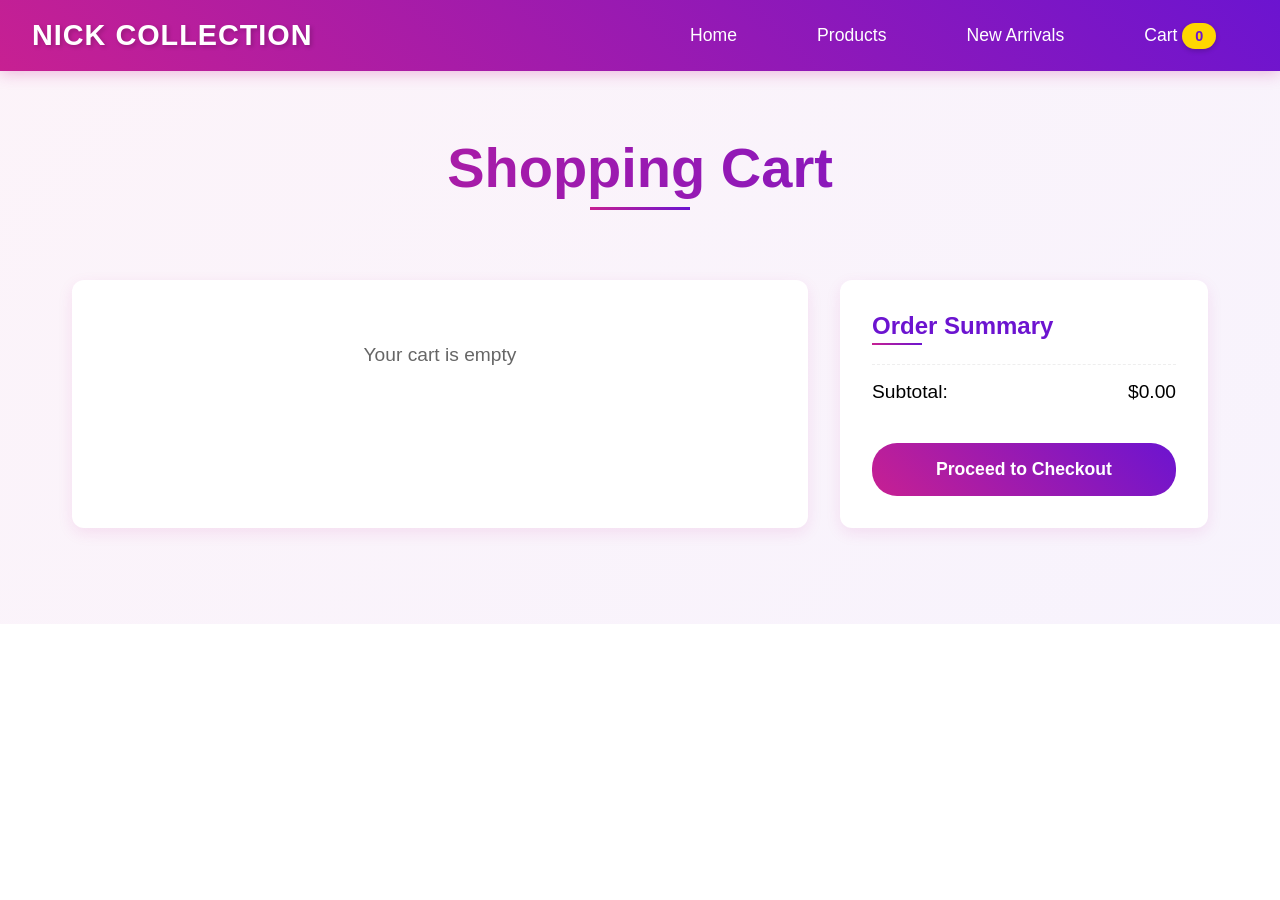
<file: public/cart.html>
<!DOCTYPE html>
<html lang="en">
<head>
    <meta charset="UTF-8">
    <meta name="viewport" content="width=device-width, initial-scale=1.0">
    <title>Cart - Nick Collection</title>
    <link rel="stylesheet" href="../css/styles.css">
    <link rel="stylesheet" href="../css/cart.css">
</head>
<body>
    
    <nav class="navbar">
        <div class="nav-brand">Nick Collection</div>
        <button class="hamburger" aria-label="Toggle menu">
            <span></span>
            <span></span>
            <span></span>
        </button>
        <ul class="nav-links">
            <li><a href="index.html">Home</a></li>
            <li><a href="products.html">Products</a></li>
            <li><a href="new-arrivals.html">New Arrivals</a></li>
            <li><a href="cart.html">Cart <span class="cart-count">0</span></a></li>
        </ul>
    </nav>

    <main>
        <h1>Shopping Cart</h1>
        <div class="cart-container">
            <div class="cart-items" id="cartItems"></div>
            <div class="cart-summary">
                <h2>Order Summary</h2>
                <div class="subtotal">
                    <span>Subtotal:</span>
                    <span id="subtotal">$0.00</span>
                </div>
                <button class="checkout-btn">Proceed to Checkout</button>
            </div>
        </div>
    </main>
    <button id="scrollToTop" class="scroll-to-top" aria-label="Scroll to top">
        <i class="fas fa-arrow-up"></i>
    </button>
    <script src="../js/scroll-to-top.js"></script>
    <script src="../js/cart.js"></script>
    <script src="../js/nav.js"></script>
</body>
</html>
</file>
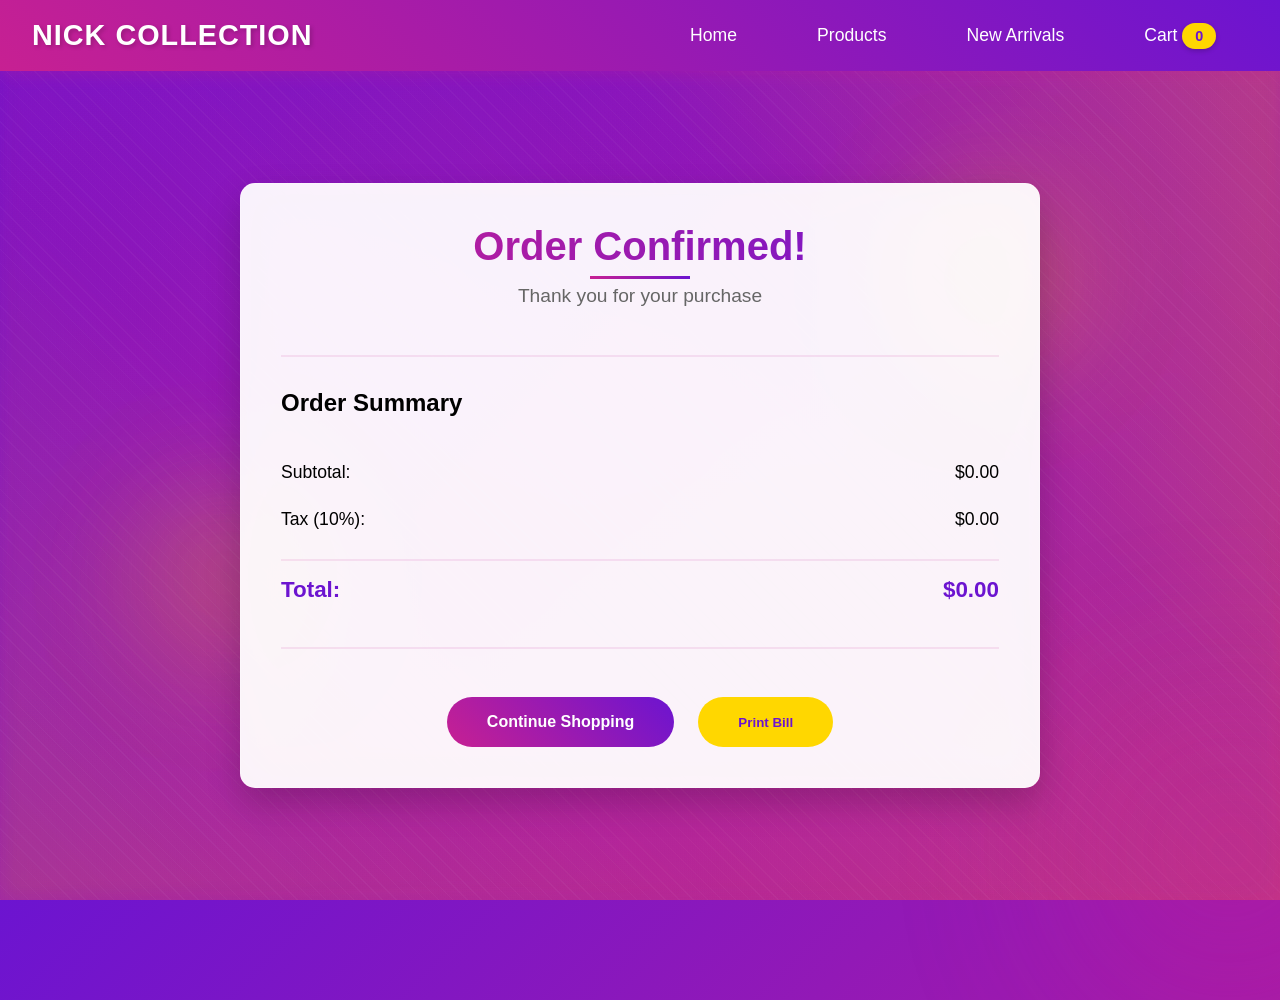
<file: public/checkout-success.html>
<!DOCTYPE html>
<html lang="en">
<head>
    <meta charset="UTF-8">
    <meta name="viewport" content="width=device-width, initial-scale=1.0">
    <title>Order Confirmation - Nick Collection</title>
    <link rel="stylesheet" href="../css/styles.css">
    <link rel="stylesheet" href="../css/checkout-success.css">
</head>
<body>
    <div class="background-decoration"></div>
    <div class="gradient-overlay"></div>
    <div class="pattern-overlay"></div>
    
    <div class="birds-container">
        <div class="bird"></div>
        <div class="bird"></div>
        <div class="bird"></div>
        <div class="bird"></div>
        <div class="bird"></div>
        <div class="bird"></div>
    </div>

    <nav class="navbar">
        <div class="nav-brand">Nick Collection</div>
        <button class="hamburger" aria-label="Toggle menu">
            <span></span>
            <span></span>
            <span></span>
        </button>
        <ul class="nav-links">
            <li><a href="index.html">Home</a></li>
            <li><a href="products.html">Products</a></li>
            <li><a href="new-arrivals.html">New Arrivals</a></li>
            <li><a href="cart.html">Cart <span class="cart-count">0</span></a></li>
        </ul>
    </nav>

    <main>
        <div class="success-container">
            <div class="success-message">
                <i class="fas fa-check-circle"></i>
                <h1>Order Confirmed!</h1>
                <p>Thank you for your purchase</p>
            </div>
            
            <div class="order-details">
                <h2>Order Summary</h2>
                <div id="orderItems"></div>
                <div class="order-total">
                    <div class="subtotal">
                        <span>Subtotal:</span>
                        <span id="subtotal">$0.00</span>
                    </div>
                    <div class="tax">
                        <span>Tax (10%):</span>
                        <span id="tax">$0.00</span>
                    </div>
                    <div class="total">
                        <span>Total:</span>
                        <span id="total">$0.00</span>
                    </div>
                </div>
            </div>

            <div class="next-steps">
                <a href="products.html" class="continue-shopping">Continue Shopping</a>
                <button onclick="window.print()" class="print-bill">Print Bill</button>
            </div>
        </div>
    </main>
    <script src="../js/nav.js"></script>
    <script src="../js/checkout-success.js"></script>
</body>
</html>
</file>
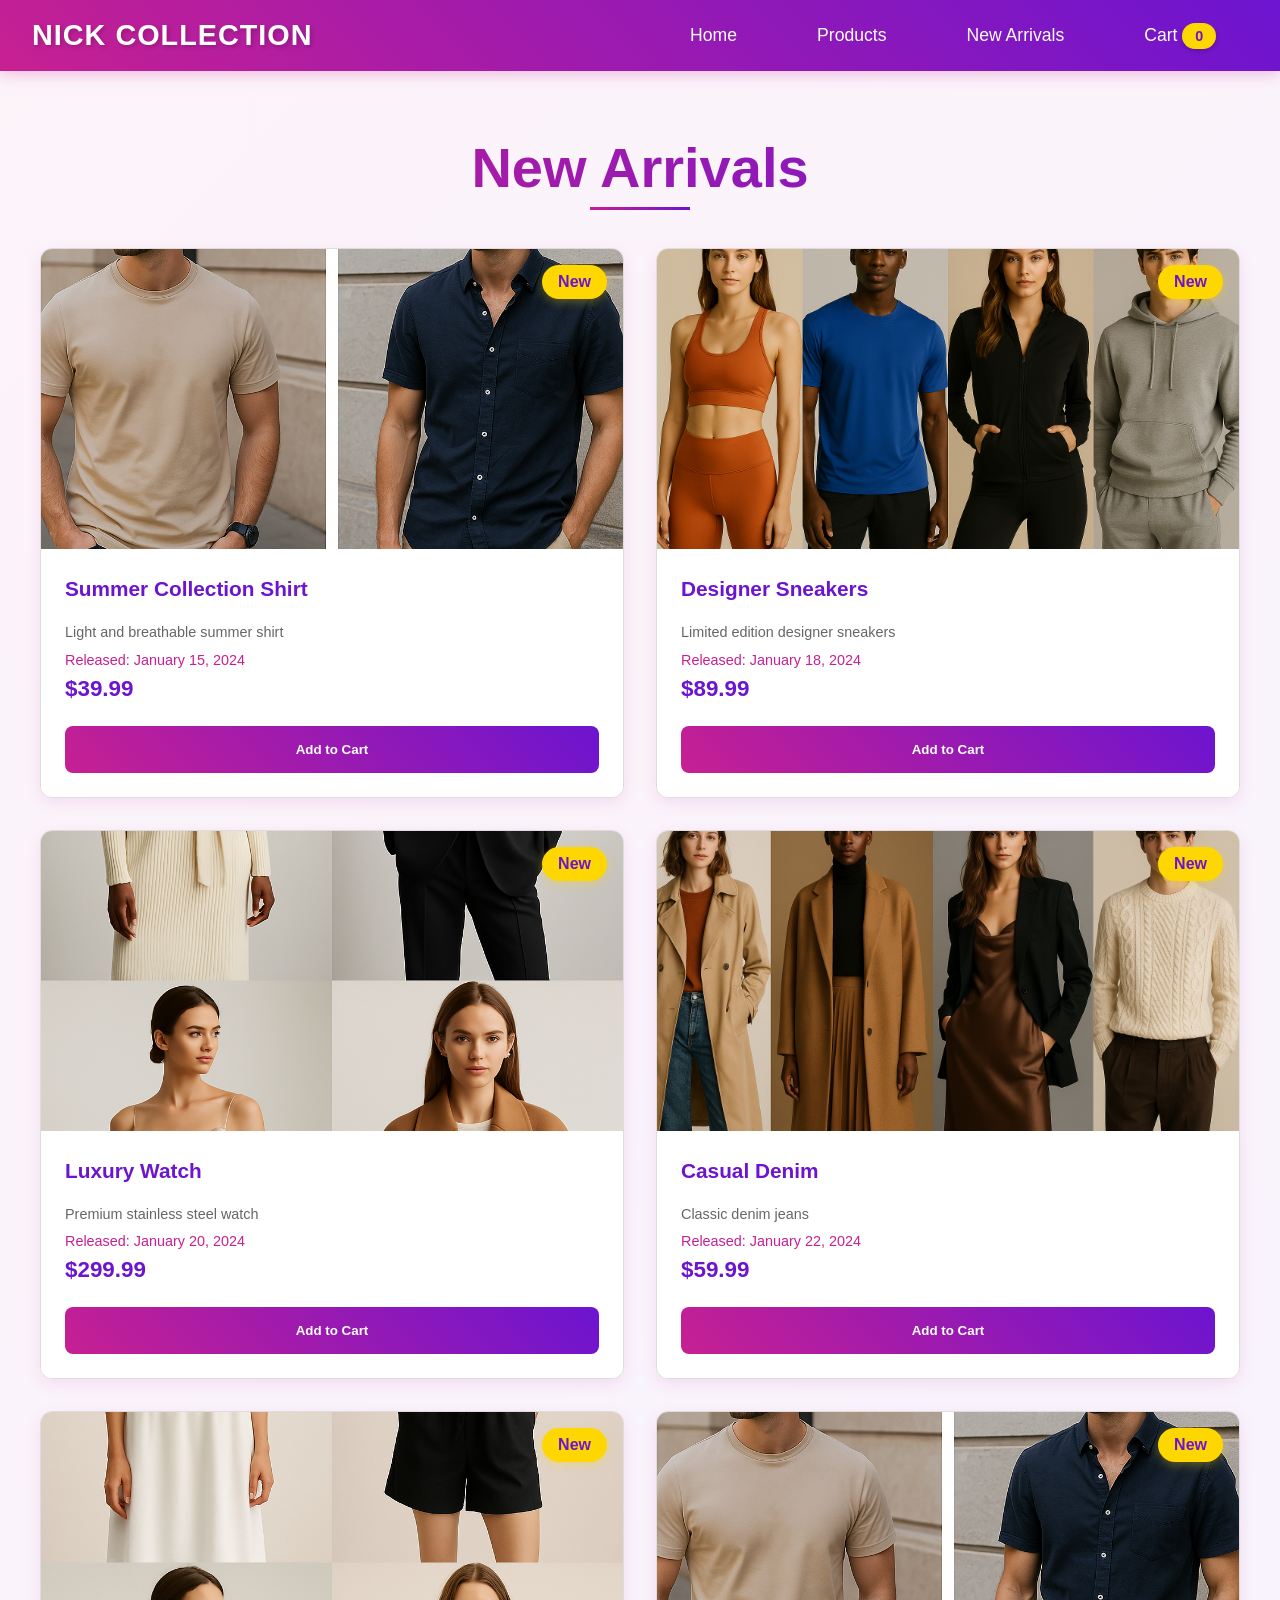
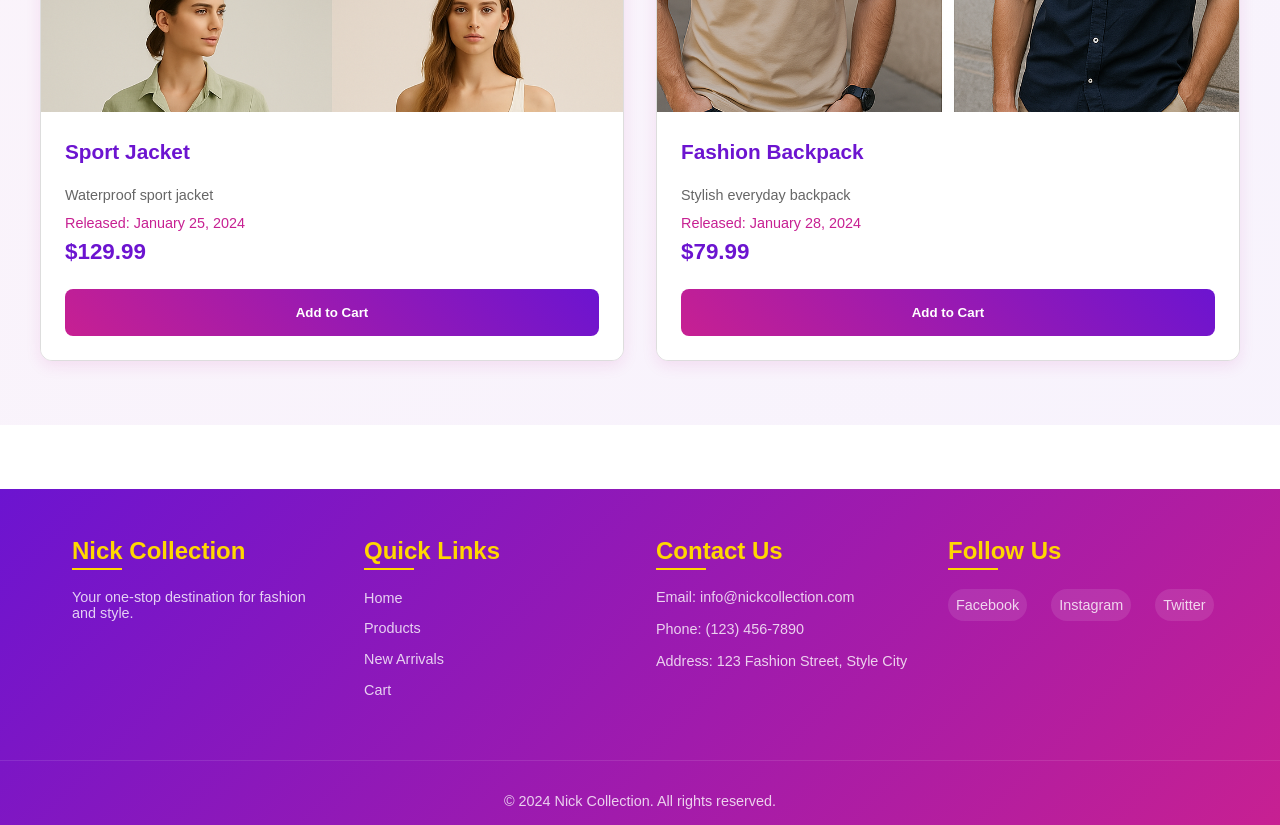
<file: public/new-arrivals.html>
<!DOCTYPE html>
<html lang="en">
<head>
    <meta charset="UTF-8">
    <meta name="viewport" content="width=device-width, initial-scale=1.0">
    <title>New Arrivals - Nick Collection</title>
    <link rel="stylesheet" href="../css/styles.css">
    <link rel="stylesheet" href="../css/new-arrivals.css">
    <link rel="stylesheet" href="https://cdnjs.cloudflare.com/ajax/libs/font-awesome/5.15.4/css/all.min.css">
</head>
<body>
    <nav class="navbar">
        <div class="nav-brand">Nick Collection</div>
        <button class="hamburger" aria-label="Toggle menu">
            <span></span>
            <span></span>
            <span></span>
        </button>
        <ul class="nav-links">
            <li><a href="index.html">Home</a></li>
            <li><a href="products.html">Products</a></li>
            <li><a href="new-arrivals.html">New Arrivals</a></li>
            <li><a href="cart.html">Cart <span class="cart-count">0</span></a></li>
        </ul>
    </nav>

    <main>
        <h1>New Arrivals</h1>
        <div class="new-arrivals-grid"></div>
    </main>

    <footer class="footer">
        <div class="footer-content">
            <div class="footer-section">
                <h3>Nick Collection</h3>
                <p>Your one-stop destination for fashion and style.</p>
            </div>
            <div class="footer-section">
                <h3>Quick Links</h3>
                <ul>
                    <li><a href="index.html">Home</a></li>
                    <li><a href="products.html">Products</a></li>
                    <li><a href="new-arrivals.html">New Arrivals</a></li>
                    <li><a href="cart.html">Cart</a></li>
                </ul>
            </div>
            <div class="footer-section">
                <h3>Contact Us</h3>
                <p>Email: info@nickcollection.com</p>
                <p>Phone: (123) 456-7890</p>
                <p>Address: 123 Fashion Street, Style City</p>
            </div>
            <div class="footer-section">
                <h3>Follow Us</h3>
                <div class="social-links">
                    <a href="#" class="social-link">Facebook</a>
                    <a href="#" class="social-link">Instagram</a>
                    <a href="#" class="social-link">Twitter</a>
                </div>
            </div>
        </div>
        <div class="footer-bottom">
            <p>&copy; 2024 Nick Collection. All rights reserved.</p>
        </div>
    </footer>

    <button id="scrollToTop" class="scroll-to-top" aria-label="Scroll to top">
        <i class="fas fa-arrow-up"></i>
    </button>

    <script src="../js/nav.js"></script>
    <script src="../js/new-arrivals.js"></script>
    <script src="../js/scroll-to-top.js"></script>
</body>
</html>
</file>
<file: css/styles.css>
* {
    margin: 0;
    padding: 0;
    box-sizing: border-box;
}

body {
    font-family: Arial, sans-serif;
    opacity: 0;
    animation: pageLoad 0.6s ease-in forwards;
}

@keyframes pageLoad {
    from {
        opacity: 0;
        transform: translateY(-20px);
    }
    to {
        opacity: 1;
        transform: translateY(0);
    }
}

html {
    scroll-behavior: smooth;
}

:root{
    --rose :#c72092;
    --blue :#6c14d0;
    --yellow: #ffd700;
}

/* Navbar Styles */
.navbar {
    background: linear-gradient(45deg, var(--rose), var(--blue));
    padding: 1.2rem 2rem;
    display: flex;
    justify-content: space-between;
    align-items: center;
    position: sticky;
    z-index: 1000;
    top: 0;
    left: 0;
    box-shadow: 0 2px 15px rgba(199, 32, 146, 0.3);
}

.nav-brand {
    color: white;
    font-size: 1.8rem;
    font-weight: bold;
    text-transform: uppercase;
    letter-spacing: 1px;
    text-shadow: 2px 2px 4px rgba(0, 0, 0, 0.2);
}

.nav-links {
    list-style: none;
    display: flex;
    gap: 3rem;
    margin-right: 1rem;
}

.nav-links a {
    color: white;
    text-decoration: none;
    font-weight: 500;
    font-size: 1.1rem;
    padding: 0.5rem 1rem;
    border-radius: 25px;
    transition: all 0.3s ease;
    position: relative;
}

.nav-links a::before {
    content: '';
    position: absolute;
    bottom: -2px;
    left: 0;
    width: 0;
    height: 2px;
    background: var(--yellow);
    transition: width 0.3s ease;
}

.nav-links a:hover::before {
    width: 100%;
}

.nav-links a:hover {
    color: var(--yellow);
    transform: translateY(-2px);
}

.cart-count {
    background: var(--yellow);
    color: var(--blue);
    padding: 0.3rem 0.8rem;
    border-radius: 20px;
    font-size: 0.9rem;
    font-weight: bold;
    box-shadow: 0 2px 5px rgba(0, 0, 0, 0.2);
    transition: all 0.3s ease;
}

.nav-links a:hover .cart-count {
    transform: scale(1.1);
    background: white;
}

@media screen and (max-width: 720px) {
    .navbar {
        padding: 1rem;
    }

    .nav-brand {
        font-size: 1.5rem;
    }

    .nav-links {
        display: none;
        position: absolute;
        top: 100%;
        left: 0;
        right: 0;
        flex-direction: column;
        gap: 0;
        background: linear-gradient(to bottom, var(--rose), var(--blue));
        padding: 1rem;
        backdrop-filter: blur(10px);
        border-top: 2px solid var(--yellow);
    }

    .nav-links.active {
        display: flex;
        animation: slideDown 0.3s ease;
    }

    @keyframes slideDown {
        from {
            opacity: 0;
            transform: translateY(-10px);
        }
        to {
            opacity: 1;
            transform: translateY(0);
        }
    }

    .nav-links li {
        width: 100%;
        text-align: center;
        border-bottom: 1px solid rgba(255, 255, 255, 0.1);
    }

    .nav-links li:last-child {
        border-bottom: none;
    }

    .nav-links a {
        display: block;
        padding: 1rem;
        font-size: 1.2rem;
        border-radius: 0;
    }

    .nav-links a::before {
        display: none;
    }

    .nav-links a:hover {
        background: rgba(255, 255, 255, 0.1);
        transform: none;
    }
}

/* Product Section Styles */
main {
    padding: 4rem 2rem;
    background: linear-gradient(135deg, rgba(199, 32, 146, 0.05), rgba(108, 20, 208, 0.05));
}

main h1 {
    text-align: center;
    font-size: 3.5rem;
    margin-bottom: 3rem;
    background: linear-gradient(to right, var(--rose), var(--blue));
    -webkit-background-clip: text;
    background-clip: text;
    color: transparent;
    text-transform: capitalize;
    position: relative;
}

main h1::after {
    content: '';
    position: absolute;
    bottom: -10px;
    left: 50%;
    transform: translateX(-50%);
    width: 100px;
    height: 3px;
    background: linear-gradient(to right, var(--rose), var(--blue));
}

main section {
    opacity: 0;
    transform: translateY(20px);
    transition: all 0.6s cubic-bezier(0.4, 0, 0.2, 1);
}

main section.visible {
    opacity: 1;
    transform: translateY(0);
}

.product-grid {
    display: grid;
    grid-template-columns: repeat(auto-fit, minmax(250px, 1fr));
    gap: 2rem;
    padding: 2rem;
}

.product-card {
    border: 1px solid #ddd;
    border-radius: 8px;
    overflow: hidden;
    transition: all 0.5s cubic-bezier(0.4, 0, 0.2, 1);
    background: white;
    box-shadow: 0 0px 5px rgba(0,0,0,0.1);
    opacity: 0;
    transform: translateY(20px);
    animation: fadeInUp 0.6s ease forwards;
}

@keyframes fadeInUp {
    from {
        opacity: 0;
        transform: translateY(20px);
    }
    to {
        opacity: 1;
        transform: translateY(0);
    }
}

.product-card:hover {
    transform: translateY(-5px) scale(1.02);
    box-shadow: 0 10px 20px rgba(199, 32, 146, 0.2);
}

.product-card img {
    width: 100%;
    height: 200px;
    object-fit: cover;
    transition: transform 0.5s cubic-bezier(0.4, 0, 0.2, 1);
}

.product-card:hover img {
    transform: scale(1.1);
}

.product-info {
    display: flex;
    flex-direction: column;
    gap: 0.5rem;
    padding: 1rem;
    transform: translateY(0);
    transition: transform 0.3s cubic-bezier(0.4, 0, 0.2, 1);
}

.product-card:hover .product-info {
    transform: translateY(-5px);
}

.product-info h3 {
    margin-bottom: 0.5rem;
    color: #333;
}

.price {
    color: #2ecc71;
    font-weight: bold;
    font-size: 1.2rem;
    margin-bottom: 1rem;
}

.add-to-cart {
    width: 100%;
    padding: 0.8rem;
    background: linear-gradient( to right,var(--rose) , var(--blue) );
    color: white;
    border: none;
    border-radius: 4px;
    cursor: pointer;
    font-weight: bold;
    transition: background-color 0.3s ease;
    position: relative;
    overflow: hidden;
}

.add-to-cart::before {
    content: '';
    position: absolute;
    top: 0;
    left: -100%;
    width: 100%;
    height: 100%;
    background: linear-gradient(90deg, transparent, rgba(255,255,255,0.2), transparent);
    transition: 0.5s;
}

.add-to-cart:hover::before {
    left: 100%;
}

.add-to-cart:hover {
    background-color: #444;
}

@media (max-width: 768px) {
    .product-grid {
        grid-template-columns: 1fr 1fr;
    }  
    .product-card {
        grid-column: span 2;
    }
    main h1{
        font-size: 2rem;
    } 
}   
/* Hero Section Styles */
.hero {
    background: linear-gradient(135deg, var(--rose), var(--blue));
    background-size: cover;
    background-position: center;
    padding: 6rem 2rem;
    color: white;
    position: relative;
    overflow: hidden;
}

.hero::before {
    content: '';
    position: absolute;
    top: 0;
    left: 0;
    right: 0;
    bottom: 0;
    background: linear-gradient(45deg, rgba(199, 32, 146, 0.2), rgba(108, 20, 208, 0.2));
    z-index: 1;
}

.hero-content {
    max-width: 1200px;
    margin: 0 auto;
    display: grid;
    grid-template-columns: 1fr 1fr;
    gap: 3rem;
    align-items: center;
    position: relative;
    z-index: 2;
}

.hero-text {
    padding-right: 2rem;
}

.hero-text h1 {
    font-size: 4rem;
    font-weight: bold;
    margin-bottom: 1.5rem;
    line-height: 1.2;
    text-shadow: 2px 2px 4px rgba(0, 0, 0, 0.2);
    background: linear-gradient(45deg, white, var(--yellow));
    -webkit-background-clip: text;
    background-clip: text;
    color: transparent;
}

.hero-text p {
    font-size: 1.3rem;
    margin-bottom: 2.5rem;
    line-height: 1.6;
    color: rgba(255, 255, 255, 0.9);
}

.cta-button {
    display: inline-block;
    padding: 1.2rem 2.5rem;
    background: var(--yellow);
    color: var(--blue);
    text-decoration: none;
    border-radius: 50px;
    font-weight: bold;
    font-size: 1.1rem;
    transition: all 0.3s ease;
    box-shadow: 0 4px 15px rgba(255, 215, 0, 0.3);
    position: relative;
    overflow: hidden;
}

.cta-button::before {
    content: '';
    position: absolute;
    top: 0;
    left: -100%;
    width: 100%;
    height: 100%;
    background: linear-gradient(90deg, transparent, rgba(255, 255, 255, 0.2), transparent);
    transition: 0.5s;
}

.cta-button:hover {
    transform: translateY(-3px);
    box-shadow: 0 6px 20px rgba(255, 215, 0, 0.4);
}

.cta-button:hover::before {
    left: 100%;
}

.carousel-container {
    position: relative;
    overflow: hidden;
    border-radius: 20px;
    box-shadow: 0 10px 30px rgba(0, 0, 0, 0.3);
    transform: perspective(1000px) rotateY(-5deg);
    transition: transform 0.3s ease;
}

.carousel-container:hover {
    transform: perspective(1000px) rotateY(0deg);
}

@media screen and (max-width: 768px) {
    .hero {
        padding: 4rem 1rem;
    }

    .hero-content {
        grid-template-columns: 1fr;
        text-align: center;
        gap: 2rem;
    }

    .hero-text {
        padding-right: 0;
    }

    .hero-text h1 {
        font-size: 2.5rem;
    }

    .hero-text p {
        font-size: 1.1rem;
    }

    .carousel-container {
        transform: none;
        margin-top: 2rem;
    }

    .cta-button {
        padding: 1rem 2rem;
        font-size: 1rem;
    }
}

@media screen and (max-width: 480px) {
    .hero-text h1 {
        font-size: 2rem;
    }

    .hero-text p {
        font-size: 1rem;
    }
}

/* Carousel Styles */
.carousel {
    width: 100%;
}

.carousel-slides {
    display: flex;
    transition: transform 0.5s ease;
}

.carousel-slide {
    min-width: 100%;
    max-height: 500px;
}

.carousel-dots {
    position: absolute;
    bottom: 1rem;
    left: 50%;
    transform: translateX(-50%);
    display: flex;
    gap: 0.5rem;
}

.dot {
    width: 10px;
    height: 10px;
    background:#fff;
    border-radius: 50%;
    cursor: pointer;
    transition: background 0.3s ease;
}

.dot.active {
    background: var(--rose);
}

/* Footer Styles */
.footer {
    background: linear-gradient(315deg, var(--rose), var(--blue));
    color: white;
    padding: 3rem 0 1rem 0;
    margin-top: 4rem;
    position: relative;
    overflow: hidden;
}



.footer-content {
    display: grid;
    grid-template-columns: repeat(auto-fit, minmax(250px, 1fr));
    gap: 2rem;
    max-width: 1200px;
    margin: 0 auto;
    padding: 0 2rem;
    position: relative;
    z-index: 1;
}
.footer-section p {
    margin-bottom: 1rem;
    color: rgba(255, 255, 255, 0.8);
    font-size: 0.9rem;
}

.footer-section h3 {
    color: var(--yellow);
    margin-bottom: 1.5rem;
    font-size: 1.5rem;
    position: relative;
    display: inline-block;
}


.footer-section h3::after {
    content: '';
    position: absolute;
    left: 0;
    bottom: -5px;
    width: 50px;
    height: 2px;
    background: var(--yellow);
}

.footer-section ul {
    list-style: none;
}

.footer-section ul li {
    margin-bottom: 0.8rem;
    transition: transform 0.3s ease;
}

 

.footer-section a {
    color: rgba(255, 255, 255, 0.8);
    font-size: 0.9rem;
    text-decoration: none;
    transition: all 0.3s ease;
    display: inline-block;
    position: relative;
}

.footer-section a:hover {
    color: var(--yellow);
}

.footer-section a::after {
    content: '';
    position: absolute;
    width: 0;
    height: 2px;
    bottom: -2px;
    left: 0;
    background: var(--yellow);
    transition: width 0.3s ease;
}

.footer-section a:hover::after {
    width: 100%;
}

.social-links {
    display: flex;
    gap: 1.5rem;
}

.social-link {
    color: rgba(255, 255, 255, 0.8);
    font-size: 0.9rem;
    text-decoration: none;
    transition: all 0.3s ease;
    padding: 8px;
    border-radius: 50px;
    background: rgba(255, 255, 255, 0.1);
}

.social-link:hover {
    color: var(--yellow);
    background: rgba(255, 255, 255, 0.2);
    transform: translateY(-3px);
}

.footer-bottom {
    text-align: center;
    margin-top: 3rem;
    padding-top: 2rem;
    border-top: 1px solid rgba(255, 255, 255, 0.1);
    font-size: 0.9rem;
    color: rgba(255, 255, 255, 0.8);
}

@media (max-width: 768px) {
    .footer-content {
        grid-template-columns: 1fr;
        text-align: center;
    }

    .social-links {
        justify-content: center;
    }

    .footer-section h3::after {
        left: 50%;
        transform: translateX(-50%);
    }

    .footer-section ul li:hover {
        transform: translateX(0) scale(1.05);
    }
}

.scroll-to-top {
    position: fixed;
    bottom: 20px;
    right: 20px;
    background-color: var(--yellow);
    color: white;
    width: 40px;
    height: 40px;
    border-radius: 50%;
    border: none;
    cursor: pointer;
    display: none;
    align-items: center;
    justify-content: center;
    font-size: 1.2rem;
    transition: all 0.3s ease;
    z-index: 1000;
    opacity: 0;
}

.scroll-to-top.visible {
    display: flex;
    opacity: 1;
}

.scroll-to-top:hover {
    background-color: var(--blue);
    opacity: 0.7;
    transform: translateY(-3px);
}

.hamburger {
    display: none;
    flex-direction: column;
    gap: 4px;
    cursor: pointer;
    border: none;
    background: none;
    padding: 0.5rem;
}

.hamburger span {
    display: block;
    width: 25px;
    height: 3px;
    background-color: white;
    transition: all 0.3s ease;
}

.hamburger.active span:nth-child(1) {
    transform: rotate(45deg) translate(5px, 5px);
}

.hamburger.active span:nth-child(2) {
    opacity: 0;
}

.hamburger.active span:nth-child(3) {
    transform: rotate(-45deg) translate(5px, -5px);
}

@media screen and (max-width: 960px) {
    .hamburger {
        display: flex;
    }

    .nav-links {
        display: none;
        position: absolute;
        top: 100%;
        left: 0;
        right: 0;
        flex-direction: column;
        background: linear-gradient(var(--rose) 40%, var(--blue) );
        padding: 1rem;
        gap: 1rem;
        z-index: 1000;
    }

    .nav-links.active {
        display: flex;

    }

    .nav-links li {
        width: 100%;
        text-align: center;
    }

    .nav-links a {
        display: block;
        padding: 0.5rem;
    }
}

/* Discount Section Styles */
.discount-section {
    padding: 6rem 2rem;
    background: linear-gradient(135deg, rgba(199, 32, 146, 0.1), rgba(108, 20, 208, 0.1));
    position: relative;
}

.discount-section h2 {
    text-align: center;
    margin-bottom: 3rem;
    font-size: 3.5rem;
    text-transform: capitalize;
    background: linear-gradient(to right, var(--rose), var(--blue));
    -webkit-background-clip: text;
    background-clip: text;
    color: transparent;
    position: relative;
}

.discount-section h2::after {
    content: '';
    position: absolute;
    bottom: -10px;
    left: 50%;
    transform: translateX(-50%);
    width: 80px;
    height: 3px;
    background: linear-gradient(to right, var(--rose), var(--blue));
}

.discount-grid {
    display: grid;
    grid-template-columns: repeat(auto-fit, minmax(300px, 1fr));
    gap: 2rem;
    max-width: 1200px;
    margin: 0 auto;
}

.discount-card {
    position: relative;
    background: white;
    border-radius: 12px;
    overflow: hidden;
    box-shadow: 0 5px 15px rgba(199, 32, 146, 0.1);
    transition: all 0.3s ease;
    opacity: 0;
    transform: translateY(20px);
    animation: fadeInUp 0.6s ease forwards;
    animation-delay: calc(var(--index) * 0.2s);
}

.discount-img {
    width: 100%;
    height: 300px;
    object-fit: cover;
    transition: transform 0.5s ease;
}

.discount-card:hover .discount-img {
    transform: scale(1.1);
}

.discount-card:hover {
    transform: translateY(-10px);
    box-shadow: 0 8px 25px rgba(199, 32, 146, 0.2);
}

.discount-badge {
    position: absolute;
    top: 20px;
    right: 20px;
    background: var(--yellow);
    color: var(--blue);
    padding: 0.8rem 1rem;
    border-radius: 25px;
    font-weight: bold;
    z-index: 1;
    box-shadow: 0 3px 10px rgba(255, 215, 0, 0.3);
}
.original-price{
    text-decoration: line-through;
    color: #999;
    font-size: 1rem;
    margin-left: 0.5rem;
    margin-right:1rem;
}
.discount-price{
    color: red;
    opacity:0.9;
    font-size: 1.3rem;
    font-weight: bold;
}

/* Gallery Wall Styles */
.gallery-wall {
    padding: 6rem 2rem;
    background: linear-gradient(135deg, rgba(199, 32, 146, 0.05), rgba(108, 20, 208, 0.05));
}

.gallery-wall h2 {
    text-align: center;
    margin-bottom: 3rem;
    font-size: 3.5rem;
    text-transform: capitalize;
    background: linear-gradient(to right, var(--rose), var(--blue));
    -webkit-background-clip: text;
    background-clip: text;
    color: transparent;
    position: relative;
}

.gallery-wall h2::after {
    content: '';
    position: absolute;
    bottom: -10px;
    left: 50%;
    transform: translateX(-50%);
    width: 80px;
    height: 3px;
    background: linear-gradient(to right, var(--rose), var(--blue));
}

.gallery-grid {
    display: grid;
    grid-template-columns: repeat(3, 1fr);
    gap: 2rem;
    max-width: 1200px;
    margin: 0 auto;
}

.gallery-item {
    position: relative;
    overflow: hidden;
    border-radius: 12px;
    box-shadow: 0 0px 15px  var(--rose);
    
    transition: all 0.3s ease;
    cursor: pointer;
    aspect-ratio: 1;
    opacity: 0;
    transform: translateY(20px);
    animation: fadeInUp 0.6s ease forwards;
    animation-delay: calc(var(--index) * 0.2s);
}

.gallery-item.large {
    grid-column: span 2;
    grid-row: span 2;
}

.gallery-item img {
    width: 100%;
    height: 100%;
    object-fit: cover;
    transition: transform 0.5s ease;
}

.gallery-overlay {
    position: absolute;
    top: 0;
    left: 0;
    right: 0;
    bottom: 0;
    background: linear-gradient(to top, rgba(0,0,0,0.8), transparent);
    display: flex;
    flex-direction: column;
    justify-content: flex-end;
    padding: 2rem;
    opacity: 0;
    transition: all 0.3s ease;
}

.gallery-item:hover .gallery-overlay {
    opacity: 1;
}

.gallery-item:hover img {
    transform: scale(1.1);
}

.gallery-overlay h3 {
    color: white;
    margin-bottom: 1rem;
    font-size: 1.8rem;
    text-shadow: 2px 2px 4px rgba(0,0,0,0.3);
}

.view-collection {
    padding: 1rem 2rem;
    background: var(--yellow);
    color: var(--blue);
    text-decoration: none;
    border-radius: 25px;
    font-weight: bold;
    transition: all 0.3s ease;
    width: fit-content;
}

.view-collection:hover {
    background: white;
    transform: translateY(-3px);
    box-shadow: 0 5px 15px rgba(0,0,0,0.2);
}

.view-details {
    padding: 0.8rem 1.5rem;
    background: #ffd700;
    color: #333;
    border: none;
    border-radius: 4px;
    cursor: pointer;
    font-weight: bold;
    transition: all 0.3s ease;
}

.view-details:hover {
    background: #ffed4a;
    transform: translateY(-2px);
}

@media (max-width: 768px) {
    .gallery-grid {
        grid-template-columns: 1fr 1fr;
    }
    
    .gallery-item.large {
        grid-column: span 2;
        grid-row: span 1;
    }
    .gallery-wall h2{
        font-size: 2.5rem;
    }
}

@media (max-width: 576px) {
    .gallery-grid {
        grid-template-columns: 1fr;
    }
    
    .gallery-item.large {
        grid-column: span 1;
    }
    .gallery-wall h2{
        font-size: 2rem;
    }
}

/* Modal Styles */
.details-modal {
    display: none;
    position: fixed;
    top: 0;
    left: 0;
    right: 0;
    bottom: 0;
    background: rgba(0, 0, 0, 0.8);
    z-index: 1000;
    opacity: 0;
    transition: opacity 0.3s ease;
}

.details-modal.active {
    display: flex;
    justify-content: center;
    align-items: center;
    opacity: 1;
}

.modal-content {
    background: white;
    padding: 2rem;
    border-radius: 8px;
    max-width: 800px;
    width: 90%;
    position: relative;
    transform: translateY(-50px);
    opacity: 0;
    transition: all 0.3s ease;
}

.details-modal.active .modal-content {
    transform: translateY(0);
    opacity: 1;
}

.close-modal {
    position: absolute;
    top: 1rem;
    right: 1rem;
    background: none;
    border: none;
    font-size: 1.5rem;
    cursor: pointer;
    color: #333;
    transition: color 0.3s ease;
}

.close-modal:hover {
    color: #ff4757;
}

.modal-grid {
    display: grid;
    grid-template-columns: 1fr 1fr;
    gap: 2rem;
    margin-top: 1rem;
}

.modal-info {
    display: flex;
    flex-direction: column;
    gap: 1rem;
}

.features {
    list-style: none;
    padding: 0;
}

.features li {
    padding: 0.5rem 0;
    border-bottom: 1px solid #eee;
}

.features li:last-child {
    border-bottom: none;
}

.shop-now-btn {
    display: inline-block;
    padding: 1rem 2rem;
    background: #333;
    color: white;
    text-decoration: none;
    border-radius: 4px;
    text-align: center;
    transition: all 0.3s ease;
    margin-top: auto;
}

.shop-now-btn:hover {
    background: #444;
    transform: translateY(-2px);
}

@media (max-width: 768px) {
    .modal-grid {
        grid-template-columns: 1fr;
    }
}

.rating {
    display: flex;
    align-items: center;
    gap: 0.25rem;
}

.rating i {
    color: var(--yellow);
    font-size: 1rem;
}

.rating .far.fa-star {
    color: #ddd;
}

.rating-number {
    color: #666;
    font-size: 0.9rem;
    margin-left: 0.5rem;
}
</file>
<file: css/cart.css>
/* Cart Page Styles */
.cart-container {
    display: grid;
    grid-template-columns: 2fr 1fr;
    gap: 2rem;
    padding: 2rem;
    max-width: 1200px;
    margin: 0 auto;
    animation: fadeIn 0.5s ease;
}

@keyframes fadeIn {
    from {
        opacity: 0;
        transform: translateY(20px);
    }
    to {
        opacity: 1;
        transform: translateY(0);
    }
}

.cart-items {
    background: white;
    padding: 2rem;
    border-radius: 12px;
    box-shadow: 0 5px 15px rgba(199, 32, 146, 0.1);
    transition: all 0.3s ease;
}

.cart-item {
    display: grid;
    grid-template-columns: auto 1fr auto;
    gap: 1.5rem;
    padding: 1.5rem;
    border-bottom: 1px solid #eee;
    transition: all 0.3s ease;
    animation: slideIn 0.5s ease;
}

@keyframes slideIn {
    from {
        opacity: 0;
        transform: translateX(-20px);
    }
    to {
        opacity: 1;
        transform: translateX(0);
    }
}

.cart-item:hover {
    background: rgba(199, 32, 146, 0.05);
    transform: translateX(5px);
}

.cart-item img {
    width: 100px;
    height: 100px;
    object-fit: cover;
    border-radius: 8px;
    transition: transform 0.3s ease;
}

.cart-item:hover img {
    transform: scale(1.05);
}

.cart-item h3 {
    color: var(--blue);
    margin-bottom: 0.5rem;
    font-size: 1.2rem;
}

.cart-item p {
    color: var(--rose);
    font-weight: bold;
    font-size: 1.1rem;
    margin: 0.5rem 0;
}

.quantity {
    display: flex;
    align-items: center;
    gap: 1rem;
    margin-top: 1rem;
}

.quantity button {
    background: linear-gradient(45deg, var(--rose), var(--blue));
    color: white;
    width: 35px;
    height: 35px;
    border: none;
    border-radius: 50%;
    display: flex;
    align-items: center;
    justify-content: center;
    font-size: 1.2rem;
    font-weight: bold;
    cursor: pointer;
    transition: all 0.3s ease;
}

.quantity button:hover {
    transform: translateY(-2px);
    box-shadow: 0 3px 10px rgba(199, 32, 146, 0.3);
}

.quantity span {
    font-size: 1.1rem;
    font-weight: bold;
    color: var(--blue);
    min-width: 30px;
    text-align: center;
}

.remove-btn {
    background: #ff4757;
    color: white;
    padding: 0.8rem 1.2rem;
    border: none;
    border-radius: 25px;
    cursor: pointer;
    font-weight: bold;
    transition: all 0.3s ease;
    align-self: flex-start;
}

.remove-btn:hover {
    background: #ff6b81;
    transform: translateY(-2px);
    box-shadow: 0 3px 10px rgba(255, 71, 87, 0.3);
}

.cart-summary {
    background: white;
    padding: 2rem;
    border-radius: 12px;
    box-shadow: 0 5px 15px rgba(199, 32, 146, 0.1);
    height: fit-content;
    position: sticky;
    top: 2rem;
    animation: slideInRight 0.5s ease;
}

@keyframes slideInRight {
    from {
        opacity: 0;
        transform: translateX(20px);
    }
    to {
        opacity: 1;
        transform: translateX(0);
    }
}

.cart-summary h2 {
    color: var(--blue);
    margin-bottom: 1.5rem;
    position: relative;
}

.cart-summary h2::after {
    content: '';
    position: absolute;
    left: 0;
    bottom: -5px;
    width: 50px;
    height: 2px;
    background: linear-gradient(to right, var(--rose), var(--blue));
}

.subtotal {
    display: flex;
    justify-content: space-between;
    align-items: center;
    padding: 1rem 0;
    border-top: 1px dashed #eee;
    font-size: 1.2rem;
}

.checkout-btn {
    width: 100%;
    padding: 1rem;
    background: linear-gradient(45deg, var(--rose), var(--blue));
    color: white;
    border: none;
    border-radius: 25px;
    margin-top: 1.5rem;
    cursor: pointer;
    font-size: 1.1rem;
    font-weight: bold;
    transition: all 0.3s ease;
    position: relative;
    overflow: hidden;
}

.checkout-btn::before {
    content: '';
    position: absolute;
    top: 0;
    left: -100%;
    width: 100%;
    height: 100%;
    background: linear-gradient(90deg, transparent, rgba(255,255,255,0.2), transparent);
    transition: 0.5s;
}

.checkout-btn:hover::before {
    left: 100%;
}

.checkout-btn:hover {
    transform: translateY(-3px);
    box-shadow: 0 5px 15px rgba(199, 32, 146, 0.3);
}

.empty-cart {
    text-align: center;
    padding: 2rem;
    color: #666;
    font-size: 1.2rem;
    animation: fadeIn 0.5s ease;
}

@media screen and (max-width: 992px) {
    .cart-container {
        gap: 1.5rem;
        padding: 1.5rem;
    }
}

@media screen and (max-width: 768px) {
    .cart-container {
        grid-template-columns: 1fr;
        padding: 1rem;
    }

    .cart-summary {
        position: static;
        margin-top: 1rem;
    }

    .cart-item {
        grid-template-columns: 1fr;
        text-align: center;
    }

    .cart-item img {
        margin: 0 auto;
    }

    .quantity {
        justify-content: center;
    }

    .remove-btn {
        width: 100%;
        margin-top: 1rem;
    }
}

@media screen and (max-width: 480px) {
    .cart-items {
        padding: 1rem;
    }

    .cart-item {
        padding: 1rem;
    }

    .cart-item h3 {
        font-size: 1.1rem;
    }

    .quantity button {
        width: 30px;
        height: 30px;
    }
}
</file>
<file: css/checkout-success.css>
/* Background effect */
body {
    background: linear-gradient(135deg, var(--blue), var(--rose));
    position: relative;
    overflow-x: hidden;
}

/* Add prismatic effect */
body::before {
    content: '';
    position: fixed;
    top: 0;
    left: 0;
    width: 100%;
    height: 100%;
    background: linear-gradient(
        45deg,
        rgba(255, 215, 0, 0.1) 0%,
        rgba(199, 32, 146, 0.1) 33%,
        rgba(108, 20, 208, 0.1) 66%,
        rgba(255, 215, 0, 0.1) 100%
    );
    animation: prismShift 15s linear infinite;
    z-index: -2;
}

@keyframes prismShift {
    0% {
        background-position: 0% 50%;
    }
    50% {
        background-position: 100% 50%;
    }
    100% {
        background-position: 0% 50%;
    }
}

/* Animated background shapes */
body::after {
    content: '';
    position: fixed;
    width: 300px;
    height: 300px;
    background: var(--rose);
    border-radius: 50%;
    filter: blur(100px);
    opacity: 0.3;
    animation: floatingBubbles 15s infinite;
    z-index: -1;
}

body::after {
    bottom: -100px;
    right: -100px;
    animation-delay: -7.5s;
}

/* Additional decorative elements */
.background-decoration {
    position: fixed;
    top: 0;
    left: 0;
    width: 100%;
    height: 100%;
    z-index: -1;
    overflow: hidden;
}

.background-decoration::before,
.background-decoration::after {
    content: '';
    position: absolute;
    width: 200px;
    height: 200px;
    background: var(--yellow);
    border-radius: 50%;
    filter: blur(60px);
    opacity: 0.15;
    animation: floatingBubbles 20s infinite;
}

.background-decoration::before {
    top: 20%;
    right: 15%;
    animation-delay: -5s;
}

.background-decoration::after {
    bottom: 25%;
    left: 10%;
    animation-delay: -12.5s;
}

/* Floating animation */
@keyframes floatingBubbles {
    0% {
        transform: translate(0, 0) rotate(0deg);
    }
    33% {
        transform: translate(50px, 50px) rotate(120deg);
    }
    66% {
        transform: translate(-30px, 20px) rotate(240deg);
    }
    100% {
        transform: translate(0, 0) rotate(360deg);
    }
}

/* Enhanced gradient overlay */
.gradient-overlay {
    position: fixed;
    top: 0;
    left: 0;
    right: 0;
    bottom: 0;
    background: linear-gradient(
        135deg,
        rgba(108, 20, 208, 0.15) 0%,
        rgba(199, 32, 146, 0.15) 50%,
        rgba(255, 215, 0, 0.15) 100%
    );
    z-index: -1;
    backdrop-filter: blur(10px);
}

/* Update pattern overlay */
.pattern-overlay {
    position: fixed;
    top: 0;
    left: 0;
    right: 0;
    bottom: 0;
    background-image: repeating-linear-gradient(
        45deg,
        rgba(255, 255, 255, 0.03) 0px,
        rgba(255, 255, 255, 0.03) 1px,
        transparent 1px,
        transparent 10px
    );
    z-index: -1;
    animation: patternMove 20s linear infinite;
}

@keyframes patternMove {
    0% {
        background-position: 0 0;
    }
    100% {
        background-position: 100px 100px;
    }
}

/* Birds Animation */
.birds-container {
    position: fixed;
    top: 0;
    left: 0;
    width: 100%;
    height: 100%;
    z-index: -1;
    overflow: hidden;
}

.bird {
    position: absolute;
    background: rgba(255, 255, 255, 0.8);
    clip-path: path('M0,0 L16,12 L32,0 L16,24 Z');
    width: 32px;
    height: 24px;
    animation: flying var(--duration, 15s) var(--delay, 0s) linear infinite;
    opacity: 0.6;
}

.bird:nth-child(1) { --duration: 15s; --delay: 0s; top: 20%; left: -32px; }
.bird:nth-child(2) { --duration: 16s; --delay: 1s; top: 40%; left: -32px; }
.bird:nth-child(3) { --duration: 14s; --delay: 2s; top: 60%; left: -32px; }
.bird:nth-child(4) { --duration: 17s; --delay: 3s; top: 25%; left: -32px; }
.bird:nth-child(5) { --duration: 15s; --delay: 4s; top: 45%; left: -32px; }
.bird:nth-child(6) { --duration: 16s; --delay: 5s; top: 65%; left: -32px; }

@keyframes flying {
    0% {
        transform: translate(0, 0) scale(0.6) rotate(5deg);
    }
    25% {
        transform: translate(25vw, -20px) scale(0.8) rotate(-5deg);
    }
    50% {
        transform: translate(50vw, 0) scale(1) rotate(5deg);
    }
    75% {
        transform: translate(75vw, 20px) scale(0.8) rotate(-5deg);
    }
    100% {
        transform: translate(100vw, 0) scale(0.6) rotate(5deg);
    }
}

/* Bird wing flapping animation */
.bird::before,
.bird::after {
    content: '';
    position: absolute;
    width: 12px;
    height: 12px;
    background: rgba(255, 255, 255, 0.8);
    clip-path: polygon(0 0, 100% 0, 50% 100%);
    animation: flap 0.5s linear infinite;
    transform-origin: top center;
}

.bird::before {
    left: 4px;
}

.bird::after {
    right: 4px;
}

@keyframes flap {
    0%, 100% {
        transform: rotateX(0deg);
    }
    50% {
        transform: rotateX(60deg);
    }
}

/* Update success container for better contrast */
.success-container {
    max-width: 800px;
    margin: 3rem auto;
    padding: 2.5rem;
    background: rgba(255, 255, 255, 0.95);
    border-radius: 15px;
    box-shadow: 0 15px 35px rgba(0, 0, 0, 0.2);
    animation: containerAppear 0.6s ease-out;
    backdrop-filter: blur(20px);
    border: 1px solid rgba(255, 255, 255, 0.2);
}

@keyframes containerAppear {
    from {
        opacity: 0;
        transform: translateY(-20px);
    }
    to {
        opacity: 1;
        transform: translateY(0);
    }
}

.success-message {
    text-align: center;
    margin-bottom: 3rem;
    animation: messageAppear 0.8s ease-out 0.3s both;
}

@keyframes messageAppear {
    from {
        opacity: 0;
        transform: scale(0.8);
    }
    to {
        opacity: 1;
        transform: scale(1);
    }
}

.success-message i {
    color: var(--rose);
    font-size: 5rem;
    margin-bottom: 1.5rem;
    animation: iconPulse 2s infinite;
}

@keyframes iconPulse {
    0% { transform: scale(1); }
    50% { transform: scale(1.1); }
    100% { transform: scale(1); }
}

.success-message h1 {
    background: linear-gradient(to right, var(--rose), var(--blue));
    -webkit-background-clip: text;
    background-clip: text;
    color: transparent;
    font-size: 2.5rem;
    margin-bottom: 1rem;
}

.success-message p {
    color: #666;
    font-size: 1.2rem;
}

.order-details {
    border-top: 2px solid rgba(199, 32, 146, 0.1);
    border-bottom: 2px solid rgba(199, 32, 146, 0.1);
    padding: 2rem 0;
    margin: 2rem 0;
    animation: fadeInUp 0.6s ease-out 0.6s both;
}

.order-item {
    display: grid;
    grid-template-columns: auto 1fr auto;
    gap: 1.5rem;
    margin-bottom: 1.5rem;
    padding-bottom: 1.5rem;
    border-bottom: 1px solid rgba(199, 32, 146, 0.1);
    transition: transform 0.3s ease;
}

.order-item:hover {
    transform: translateX(10px);
}

.order-item img {
    width: 80px;
    height: 80px;
    object-fit: cover;
    border-radius: 8px;
    box-shadow: 0 3px 10px rgba(0, 0, 0, 0.1);
}

.item-details h3 {
    color: var(--blue);
    margin-bottom: 0.5rem;
}

.price-info {
    color: var(--rose);
    font-weight: bold;
}

.original-price {
    text-decoration: line-through;
    color: #999;
    font-size: 0.9rem;
}

.order-total {
    margin-top: 2rem;
    animation: fadeInUp 0.6s ease-out 0.9s both;
}

.subtotal, .tax, .total, .savings-info {
    display: flex;
    justify-content: space-between;
    padding: 0.8rem 0;
    font-size: 1.1rem;
}

.savings-info {
    color: var(--rose);
    font-weight: bold;
}

.total {
    font-size: 1.4rem;
    font-weight: bold;
    border-top: 2px solid rgba(199, 32, 146, 0.1);
    margin-top: 1rem;
    padding-top: 1rem;
    color: var(--blue);
}

.next-steps {
    display: flex;
    gap: 1.5rem;
    justify-content: center;
    margin-top: 3rem;
    animation: fadeInUp 0.6s ease-out 1.2s both;
}

.continue-shopping, .print-bill {
    padding: 1rem 2.5rem;
    border-radius: 25px;
    cursor: pointer;
    font-weight: bold;
    transition: all 0.3s ease;
    position: relative;
    overflow: hidden;
}

.continue-shopping {
    background: linear-gradient(45deg, var(--rose), var(--blue));
    color: white;
    text-decoration: none;
}

.print-bill {
    background: var(--yellow);
    color: var(--blue);
    border: none;
}

.continue-shopping::before, .print-bill::before {
    content: '';
    position: absolute;
    top: 0;
    left: -100%;
    width: 100%;
    height: 100%;
    background: linear-gradient(90deg, transparent, rgba(255,255,255,0.2), transparent);
    transition: 0.5s;
}

.continue-shopping:hover::before, .print-bill:hover::before {
    left: 100%;
}

.continue-shopping:hover, .print-bill:hover {
    transform: translateY(-3px);
    box-shadow: 0 5px 15px rgba(199, 32, 146, 0.3);
}

@keyframes fadeInUp {
    from {
        opacity: 0;
        transform: translateY(20px);
    }
    to {
        opacity: 1;
        transform: translateY(0);
    }
}

@media screen and (max-width: 768px) {
    .success-container {
        margin: 2rem 1rem;
        padding: 1.5rem;
    }

    .success-message h1 {
        font-size: 2rem;
    }

    .order-item {
        grid-template-columns: 1fr;
        text-align: center;
        gap: 1rem;
    }

    .order-item img {
        display: none;
    }
}
</file>
<file: css/new-arrivals.css>
main {
    background: linear-gradient(135deg, rgba(199, 32, 146, 0.05), rgba(108, 20, 208, 0.05));
    padding: 4rem 2rem;
}

main h1 {
    text-align: center;
    font-size: 3.5rem;
    margin-bottom: 3rem;
    background: linear-gradient(to right, var(--rose), var(--blue));
    -webkit-background-clip: text;
    background-clip: text;
    color: transparent;
    position: relative;
}

main h1::after {
    content: '';
    position: absolute;
    bottom: -10px;
    left: 50%;
    transform: translateX(-50%);
    width: 100px;
    height: 3px;
    background: linear-gradient(to right, var(--rose), var(--blue));
}

.new-arrivals-grid {
    display: grid;
    grid-template-columns: repeat(2, 1fr);
    gap: 2rem;
    max-width: 1200px;
    margin: 0 auto;
}

.product-card {
    position: relative;
    background: white;
    border-radius: 12px;
    overflow: hidden;
    box-shadow: 0 5px 15px rgba(199, 32, 146, 0.1);
    transition: all 0.3s ease;
    opacity: 0;
    transform: translateY(20px);
    animation: fadeInUp 0.6s ease forwards;
    animation-delay: calc(var(--card-index) * 0.2s);
}

@keyframes fadeInUp {
    from {
        opacity: 0;
        transform: translateY(20px);
    }
    to {
        opacity: 1;
        transform: translateY(0);
    }
}

.product-card:hover {
    transform: translateY(-10px);
    box-shadow: 0 15px 30px rgba(199, 32, 146, 0.2);
}

.product-card img {
    width: 100%;
    height: 300px;
    object-fit: cover;
    transition: transform 0.5s ease;
}

.product-card:hover img {
    transform: scale(1.1);
}

.new-label {
    position: absolute;
    top: 1rem;
    right: 1rem;
    background: var(--yellow);
    color: var(--blue);
    padding: 0.5rem 1rem;
    border-radius: 25px;
    font-weight: bold;
    box-shadow: 0 3px 10px rgba(255, 215, 0, 0.3);
    animation: pulse 2s infinite;
}

@keyframes pulse {
    0% { transform: scale(1); }
    50% { transform: scale(1.05); }
    100% { transform: scale(1); }
}

.product-info {
    padding: 1.5rem;
    background: white;
}

.product-info h3 {
    color: var(--blue);
    font-size: 1.3rem;
    margin-bottom: 0.8rem;
    transition: color 0.3s ease;
}

.product-card:hover h3 {
    color: var(--rose);
}

.description {
    color: #666;
    font-size: 0.9rem;
    line-height: 1.5;
   
}

.release-date {
    color: var(--rose);
    font-size: 0.9rem;
   
    display: flex;
    align-items: center;
    gap: 0.5rem;
}

.price {
    color: var(--blue);
    font-size: 1.4rem;
    font-weight: bold;
   
}

.add-to-cart {
    width: 100%;
    padding: 1rem;
    background: linear-gradient(45deg, var(--rose), var(--blue));
    color: white;
    border: none;
    border-radius: 8px;
    cursor: pointer;
    font-weight: bold;
    transition: all 0.3s ease;
    position: relative;
    overflow: hidden;
}

.add-to-cart::before {
    content: '';
    position: absolute;
    top: 0;
    left: -100%;
    width: 100%;
    height: 100%;
    background: linear-gradient(90deg, transparent, rgba(255,255,255,0.2), transparent);
    transition: 0.5s;
}

.add-to-cart:hover::before {
    left: 100%;
}

.add-to-cart:hover {
    transform: translateY(-2px);
    box-shadow: 0 5px 15px rgba(199, 32, 146, 0.3);
}

@media screen and (max-width: 1050px) {
    .new-arrivals-grid {
        grid-template-columns: repeat(2, 1fr);
        gap: 1.5rem;
        padding: 1rem;
    }

    main h1 {
        font-size: 2.5rem;
    }
}

@media screen and (max-width: 576px) {
    .new-arrivals-grid {
        grid-template-columns: 1fr;
    }

    .product-card {
        width: 100%;
        max-width: 400px;
        margin: 0 auto;
    }

    .product-card img {
        height: 200px;
    }

    main h1 {
        font-size: 2rem;
    }

    .product-info {
        padding: 1.2rem;
    }

    .product-info h3 {
        font-size: 1.2rem;
    }

    .description {
        font-size: 0.85rem;
    }

    .price {
        font-size: 1.2rem;
    }

    .add-to-cart {
        padding: 0.8rem;
    }
}
</file>
